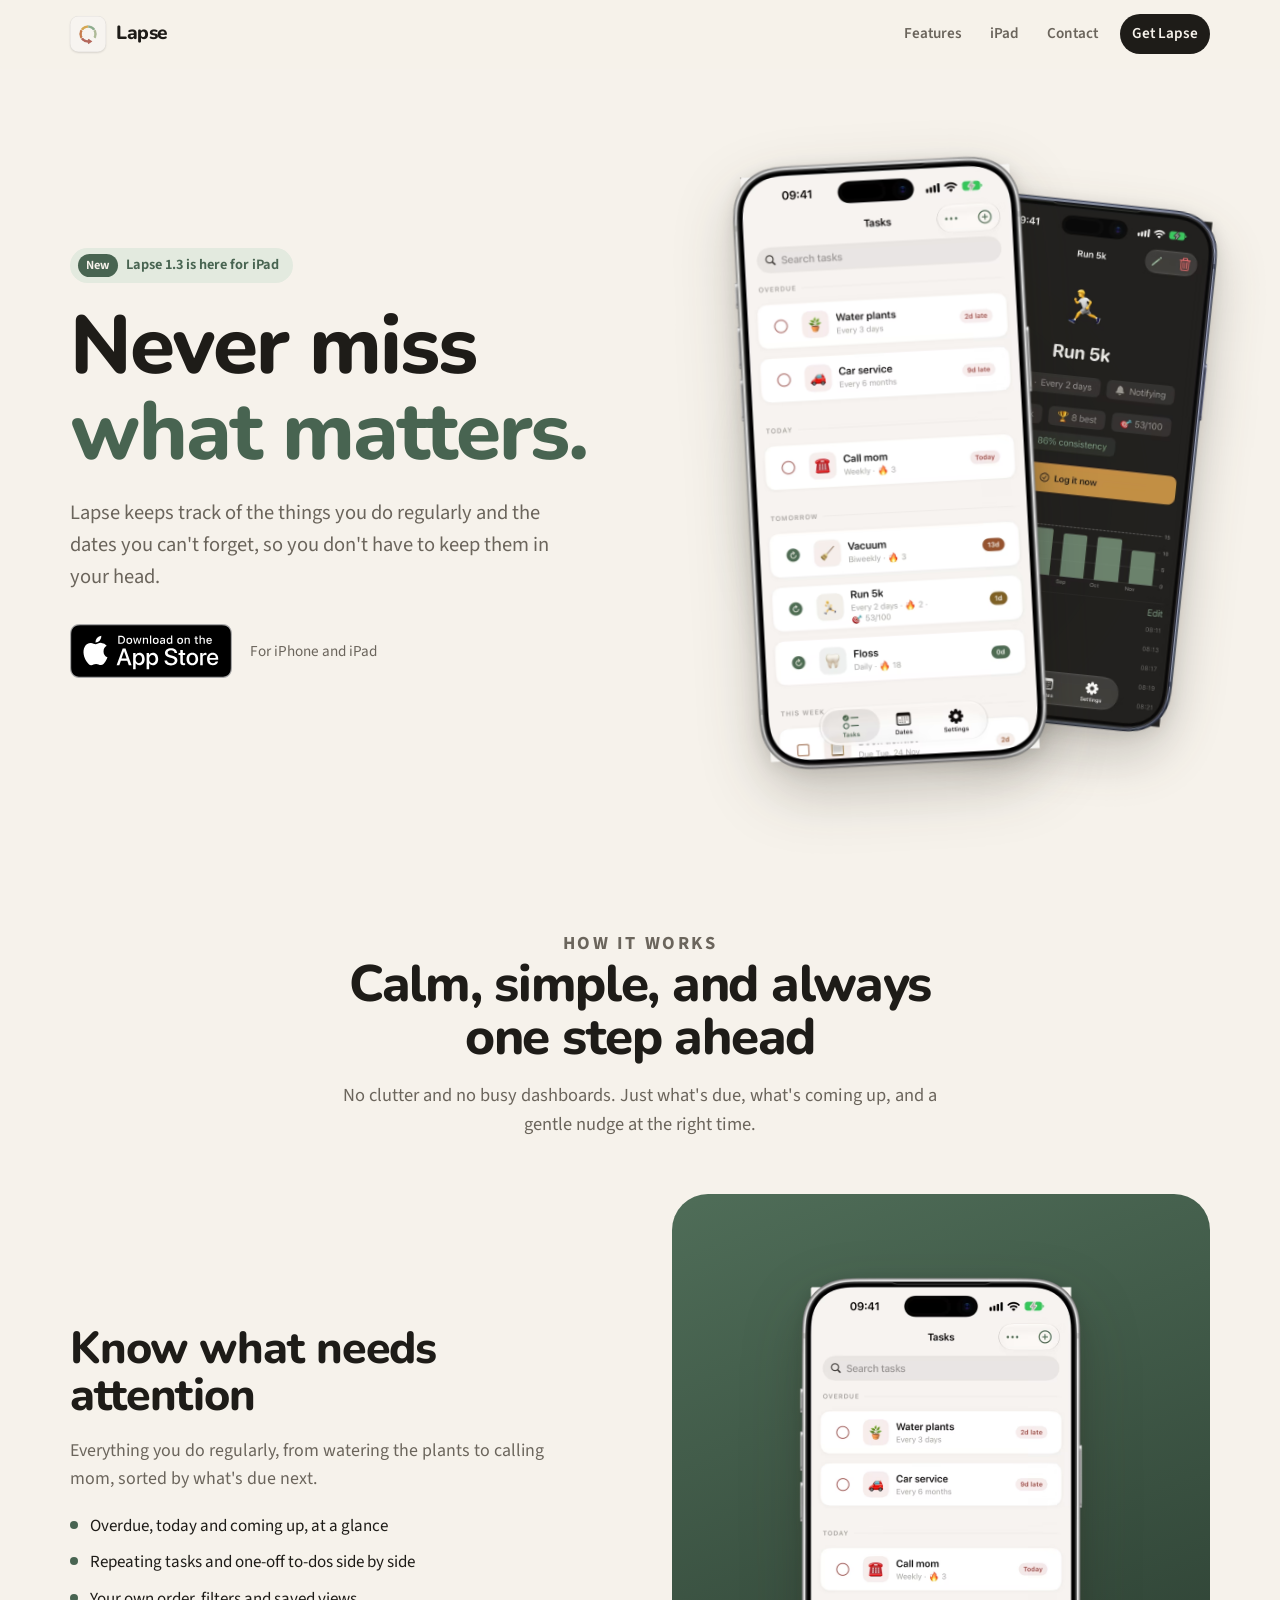
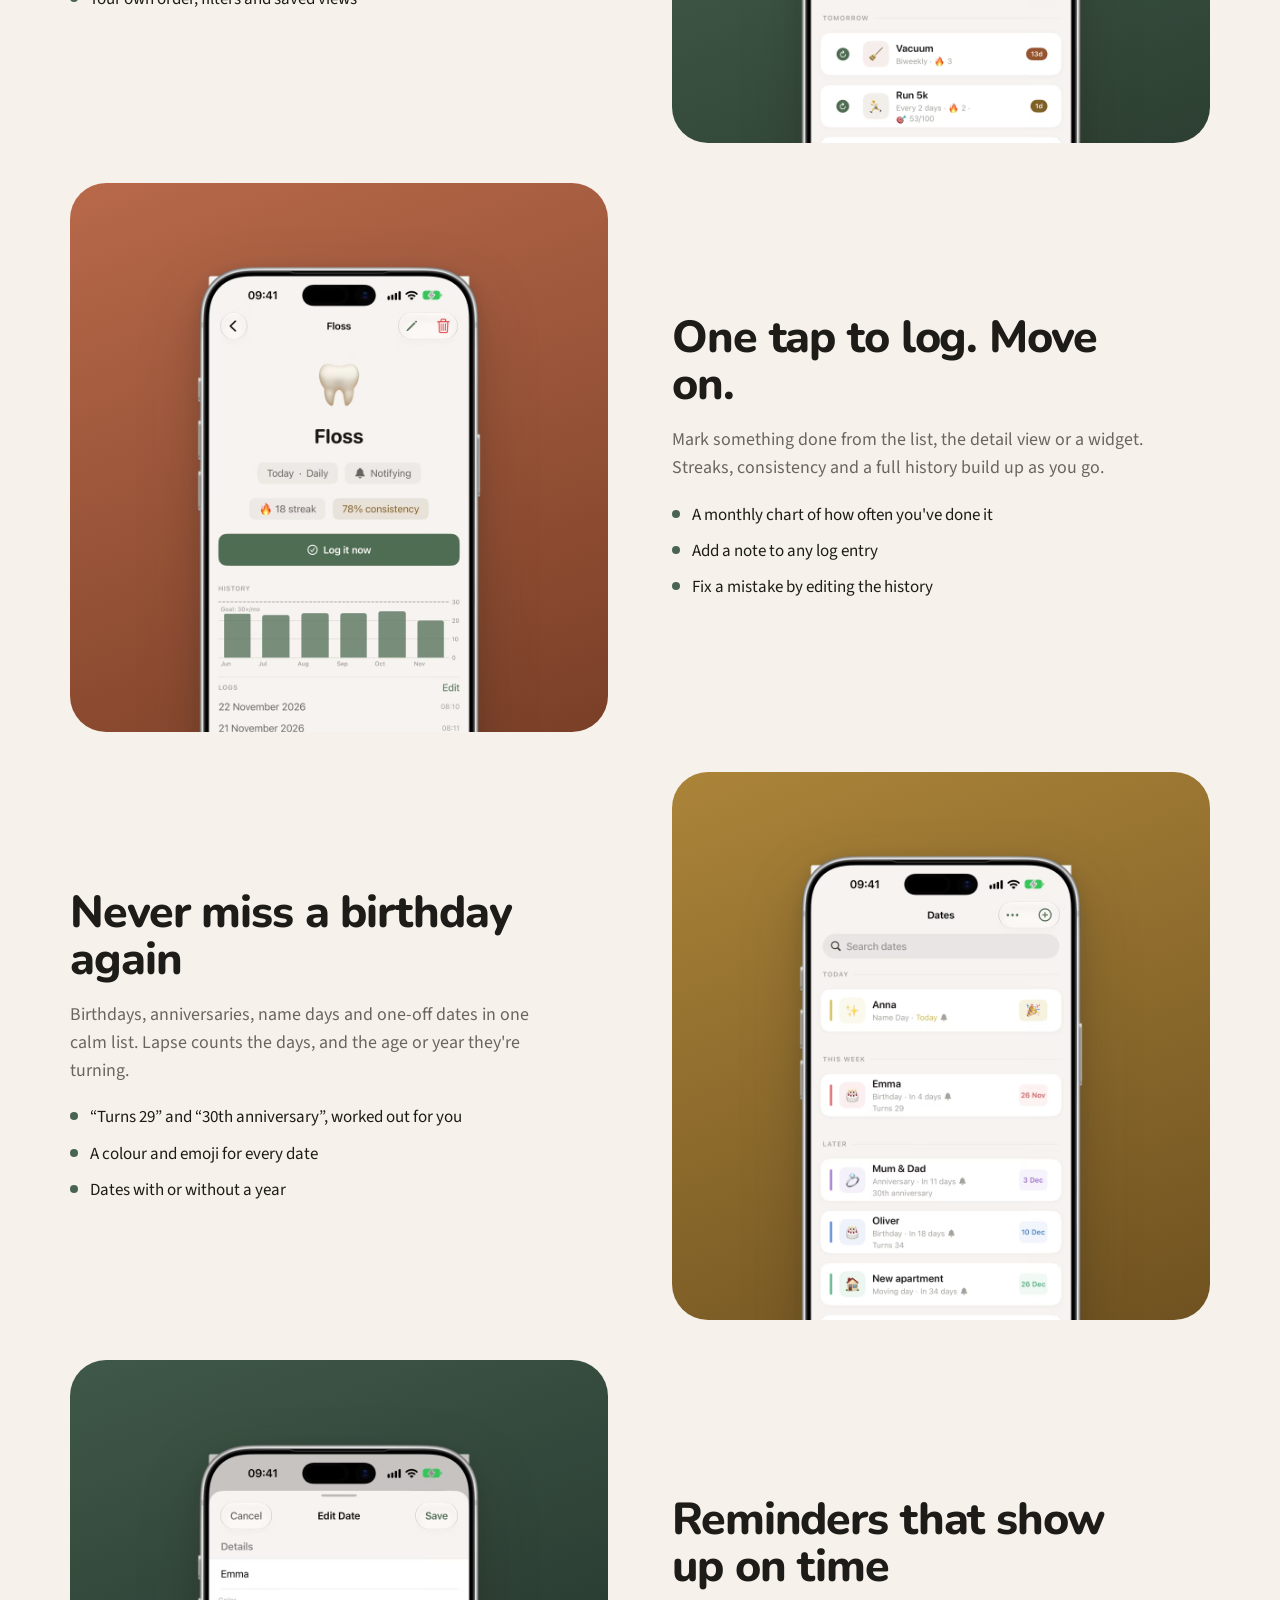
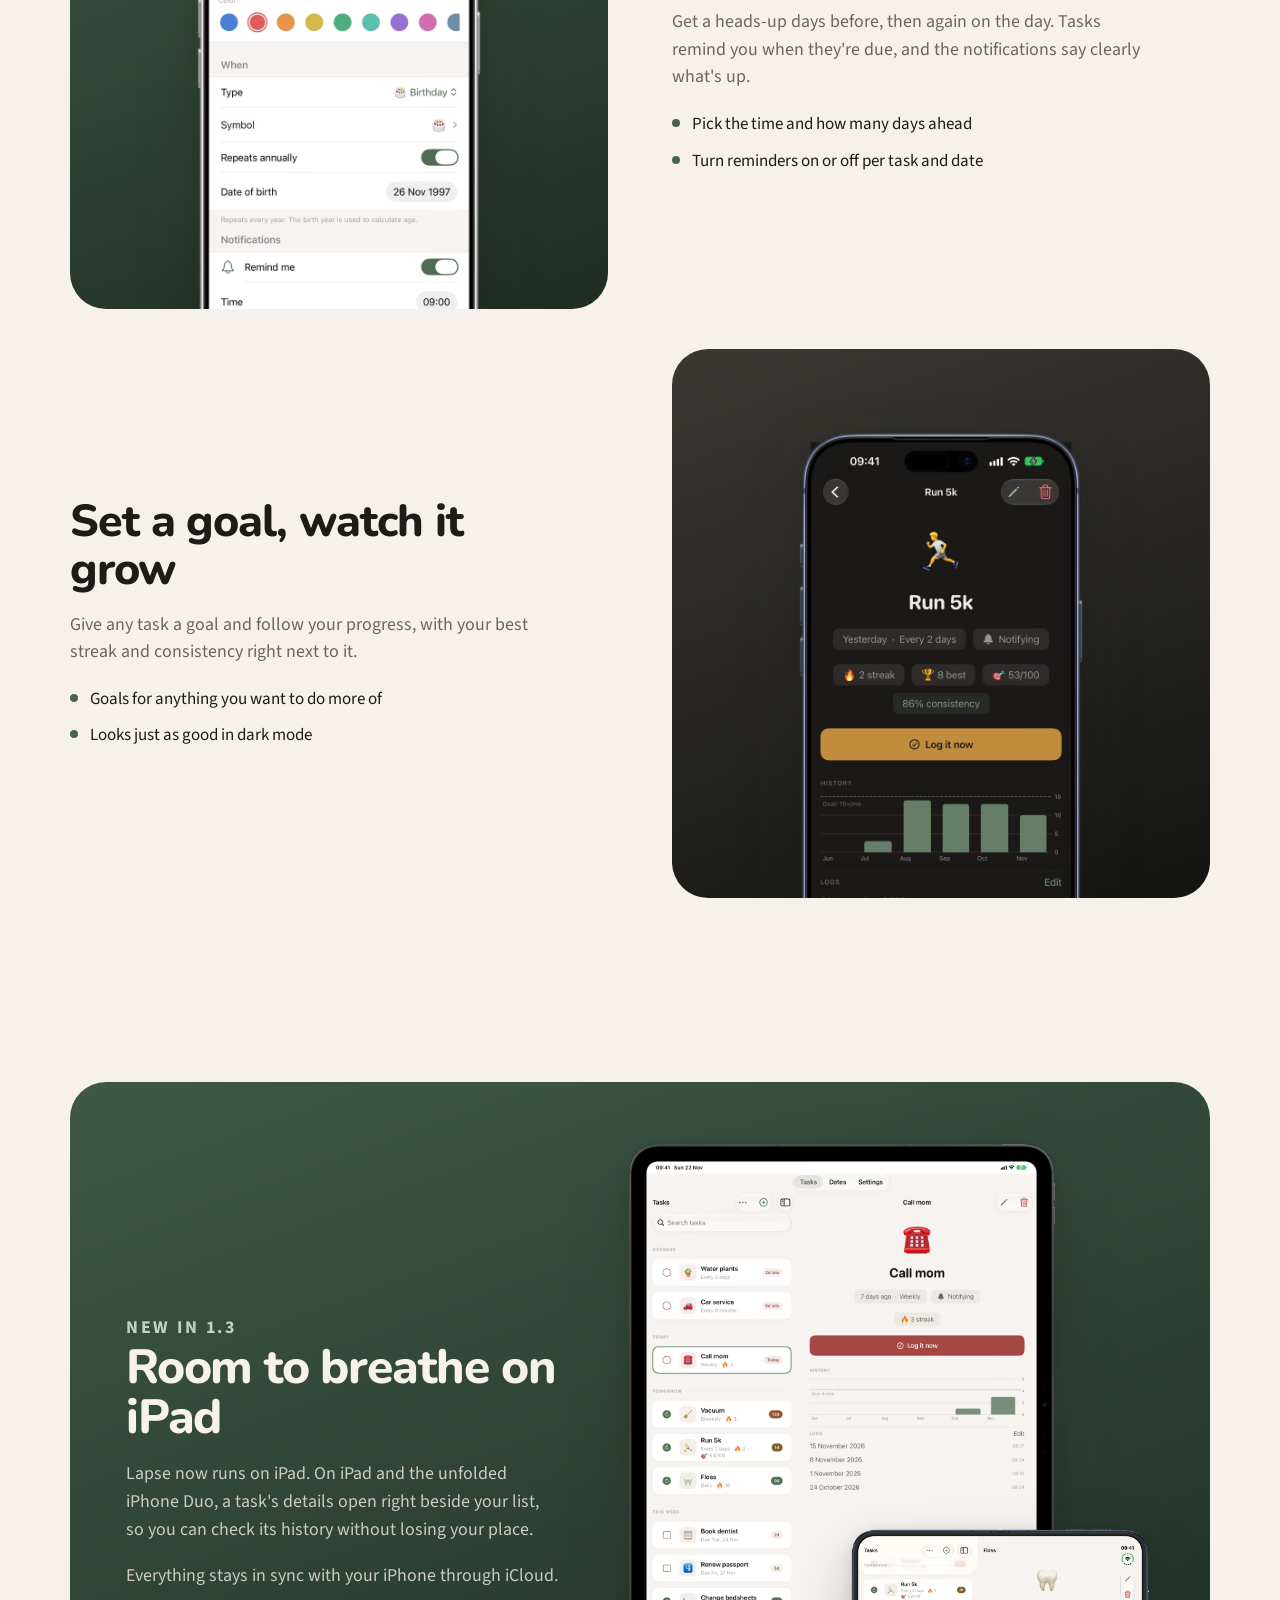
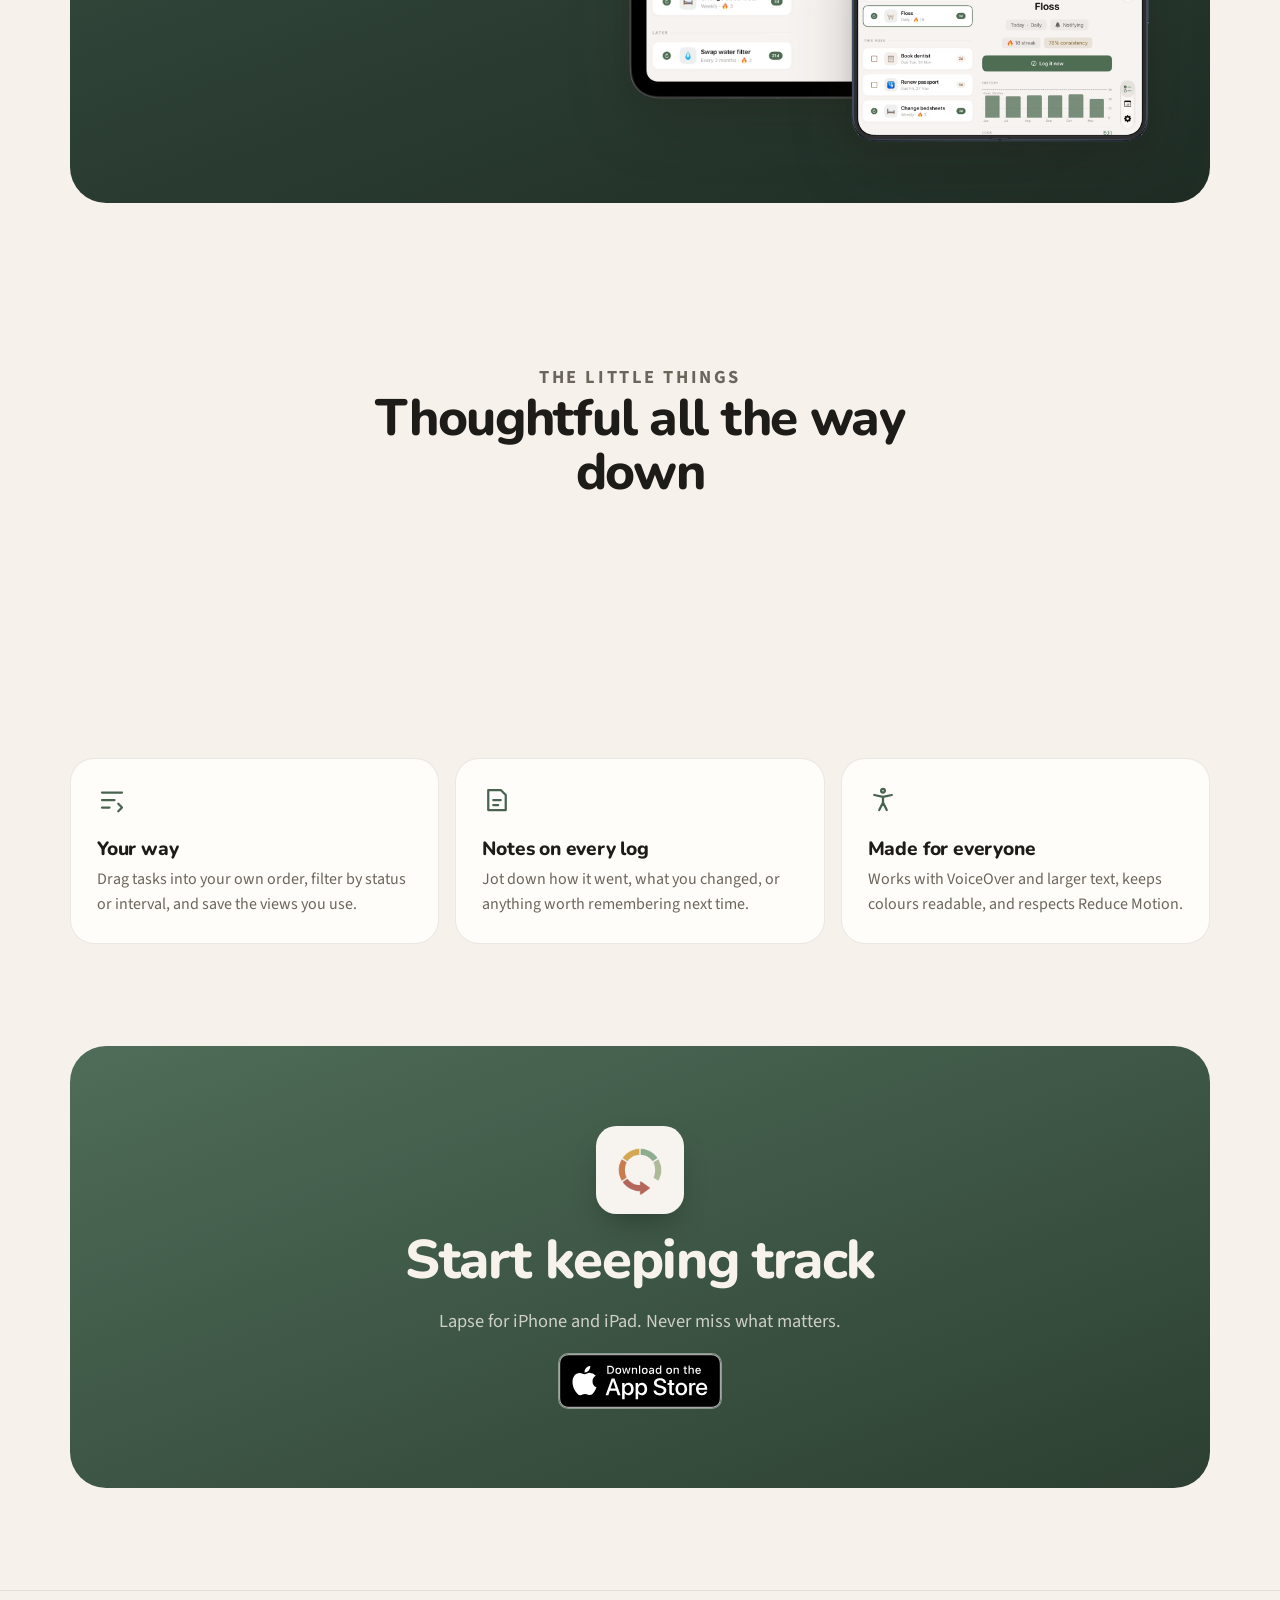
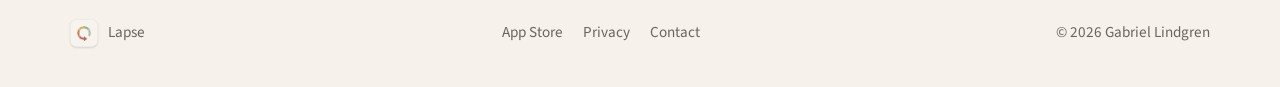
<file: index.html>
<!doctype html>
<html lang="en">
<head>
  <meta charset="utf-8">
  <meta name="viewport" content="width=device-width, initial-scale=1">
  <title>Lapse – Never miss what matters</title>
  <meta name="description" content="Lapse keeps track of the things you do regularly and the dates you can't forget. One tap to log, reminders that show up on time, on iPhone and iPad.">
  <meta name="theme-color" content="#f6f2eb" media="(prefers-color-scheme: light)">
  <meta name="theme-color" content="#141412" media="(prefers-color-scheme: dark)">
  <meta name="apple-itunes-app" content="app-id=6761615657">
  <meta property="og:type" content="website">
  <meta property="og:url" content="https://lapse.se/">
  <meta property="og:title" content="Lapse – Never miss what matters">
  <meta property="og:description" content="Recurring tasks and important dates, sorted by what needs attention next. For iPhone and iPad.">
  <meta property="og:image" content="https://lapse.se/images/og.jpg">
  <meta name="twitter:card" content="summary_large_image">
  <link rel="icon" type="image/png" href="images/branding/favicon-32x32.png">
  <link rel="preconnect" href="https://fonts.googleapis.com">
  <link rel="preconnect" href="https://fonts.gstatic.com" crossorigin>
  <link href="https://fonts.googleapis.com/css2?family=Nunito:wght@700;800&family=Source+Sans+3:wght@400;600;700&display=swap" rel="stylesheet">
  <link rel="stylesheet" href="styles.css">
  <script>document.documentElement.classList.add("js");</script>
</head>
<body>
  <a class="skip-link" href="#main">Skip to content</a>

  <header class="site-header">
    <div class="wrap">
      <a class="brand" href="index.html" aria-label="Lapse home">
        <span class="app-icon"><img src="images/branding/logo-transparent.png" alt=""></span>
        Lapse
      </a>
      <nav class="site-nav" aria-label="Primary">
        <a href="#features">Features</a>
        <a href="#ipad">iPad</a>
        <a href="contact.html">Contact</a>
        <a class="nav-cta" href="https://apps.apple.com/app/id6761615657">Get Lapse</a>
      </nav>
    </div>
  </header>

  <main id="main">
    <section class="hero">
      <div class="wrap">
        <div class="hero-copy">
          <a class="pill" href="#ipad"><span>New</span> Lapse 1.3 is here for iPad</a>
          <h1>Never miss <em>what matters.</em></h1>
          <p class="lead">
            Lapse keeps track of the things you do regularly and the dates you can't forget,
            so you don't have to keep them in your head.
          </p>
          <div class="cta-row">
            <a class="store-badge" href="https://apps.apple.com/app/id6761615657">
              <img src="images/branding/Download_on_the_App_Store_Badge_US-UK_RGB_blk_092917.svg" alt="Download on the App Store">
            </a>
            <span class="cta-note">For iPhone and iPad</span>
          </div>
        </div>

        <div class="hero-visual" aria-hidden="true">
          <div class="hero-glow"></div>
          <picture class="phone back"><source srcset="images/app/dark.avif" type="image/avif"><img src="images/app/dark.png" alt="" width="640" height="1306"></picture>
          <picture class="phone front"><source srcset="images/app/tasks.avif" type="image/avif"><img src="images/app/tasks.png" alt="" width="640" height="1306"></picture>
        </div>
      </div>
    </section>

    <section class="features" id="features" aria-labelledby="features-title">
      <div class="wrap">
        <div class="section-head reveal">
          <p class="eyebrow">How it works</p>
          <h2 id="features-title">Calm, simple, and always one step ahead</h2>
          <p>No clutter and no busy dashboards. Just what's due, what's coming up, and a gentle nudge at the right time.</p>
        </div>

        <article class="feature reveal">
          <div class="feature-art theme-sage">
            <picture class="phone"><source srcset="images/app/tasks.avif" type="image/avif"><img src="images/app/tasks.png" alt="The Tasks list, grouped into Overdue, Today and Tomorrow." width="640" height="1306" loading="lazy"></picture>
          </div>
          <div class="feature-copy">
            <h3>Know what needs attention</h3>
            <p>Everything you do regularly, from watering the plants to calling mom, sorted by what's due next.</p>
            <ul>
              <li>Overdue, today and coming up, at a glance</li>
              <li>Repeating tasks and one-off to-dos side by side</li>
              <li>Your own order, filters and saved views</li>
            </ul>
          </div>
        </article>

        <article class="feature reveal">
          <div class="feature-art theme-terracotta">
            <picture class="phone"><source srcset="images/app/detail.avif" type="image/avif"><img src="images/app/detail.png" alt="A task's detail view with streak, consistency and a monthly history chart." width="640" height="1306" loading="lazy"></picture>
          </div>
          <div class="feature-copy">
            <h3>One tap to log. Move on.</h3>
            <p>Mark something done from the list, the detail view or a widget. Streaks, consistency and a full history build up as you go.</p>
            <ul>
              <li>A monthly chart of how often you've done it</li>
              <li>Add a note to any log entry</li>
              <li>Fix a mistake by editing the history</li>
            </ul>
          </div>
        </article>

        <article class="feature reveal">
          <div class="feature-art theme-ochre">
            <picture class="phone"><source srcset="images/app/dates.avif" type="image/avif"><img src="images/app/dates.png" alt="The Dates list with a name day today, a birthday this week and an anniversary later." width="640" height="1306" loading="lazy"></picture>
          </div>
          <div class="feature-copy">
            <h3>Never miss a birthday again</h3>
            <p>Birthdays, anniversaries, name days and one-off dates in one calm list. Lapse counts the days, and the age or year they're turning.</p>
            <ul>
              <li>“Turns 29” and “30th anniversary”, worked out for you</li>
              <li>A colour and emoji for every date</li>
              <li>Dates with or without a year</li>
            </ul>
          </div>
        </article>

        <article class="feature reveal">
          <div class="feature-art theme-forest">
            <picture class="phone"><source srcset="images/app/reminders.avif" type="image/avif"><img src="images/app/reminders.png" alt="Editing a birthday's notifications: remind at 09:00 and seven days before." width="640" height="1306" loading="lazy"></picture>
          </div>
          <div class="feature-copy">
            <h3>Reminders that show up on time</h3>
            <p>Get a heads-up days before, then again on the day. Tasks remind you when they're due, and the notifications say clearly what's up.</p>
            <ul>
              <li>Pick the time and how many days ahead</li>
              <li>Turn reminders on or off per task and date</li>
            </ul>
          </div>
        </article>

        <article class="feature reveal">
          <div class="feature-art theme-charcoal">
            <picture class="phone"><source srcset="images/app/dark.avif" type="image/avif"><img src="images/app/dark.png" alt="A running task in dark mode with a goal of 53 out of 100 and 86% consistency." width="640" height="1306" loading="lazy"></picture>
          </div>
          <div class="feature-copy">
            <h3>Set a goal, watch it grow</h3>
            <p>Give any task a goal and follow your progress, with your best streak and consistency right next to it.</p>
            <ul>
              <li>Goals for anything you want to do more of</li>
              <li>Looks just as good in dark mode</li>
            </ul>
          </div>
        </article>
      </div>
    </section>

    <section class="big-screens" id="ipad" aria-labelledby="ipad-title">
      <div class="wrap">
        <div class="big-screens-card reveal">
          <div>
            <p class="eyebrow">New in 1.3</p>
            <h2 id="ipad-title">Room to breathe on iPad</h2>
            <p>Lapse now runs on iPad. On iPad and the unfolded iPhone Duo, a task's details open right beside your list, so you can check its history without losing your place.</p>
            <p>Everything stays in sync with your iPhone through iCloud.</p>
          </div>
          <div class="devices">
            <picture class="tablet"><source srcset="images/app/ipad.avif" type="image/avif"><img src="images/app/ipad.png" alt="Lapse on iPad with the task list on the left and Call mom's details on the right." width="1196" height="1560" loading="lazy"></picture>
            <picture class="duo"><source srcset="images/app/duo.avif" type="image/avif"><img src="images/app/duo.png" alt="Lapse on an unfolded iPhone Duo showing Floss beside the task list." width="1000" height="726" loading="lazy"></picture>
          </div>
        </div>
      </div>
    </section>

    <section class="details" aria-labelledby="details-title">
      <div class="wrap">
        <div class="section-head reveal">
          <p class="eyebrow">The little things</p>
          <h2 id="details-title">Thoughtful all the way down</h2>
        </div>
        <div class="detail-grid">
          <div class="detail reveal">
            <svg viewBox="0 0 24 24" fill="none" stroke="currentColor" stroke-width="1.8" stroke-linecap="round" stroke-linejoin="round" aria-hidden="true"><rect x="3" y="3" width="7.5" height="7.5" rx="2"/><rect x="13.5" y="3" width="7.5" height="7.5" rx="2"/><rect x="3" y="13.5" width="18" height="7.5" rx="2"/></svg>
            <h3>Interactive widgets</h3>
            <p>Log tasks straight from the Home Screen. Widgets follow dark mode and tinted styles.</p>
          </div>
          <div class="detail reveal">
            <svg viewBox="0 0 24 24" fill="none" stroke="currentColor" stroke-width="1.8" stroke-linecap="round" stroke-linejoin="round" aria-hidden="true"><path d="M7 18a4.5 4.5 0 0 1-.6-8.96A6 6 0 0 1 18 9.5a4 4 0 0 1-.5 8.5Z"/></svg>
            <h3>iCloud sync</h3>
            <p>Your tasks and dates follow you across your iPhone and iPad, with no account to create.</p>
          </div>
          <div class="detail reveal">
            <svg viewBox="0 0 24 24" fill="none" stroke="currentColor" stroke-width="1.8" stroke-linecap="round" stroke-linejoin="round" aria-hidden="true"><path d="M12 3 5 6v5c0 4.5 3 8.2 7 10 4-1.8 7-5.5 7-10V6Z"/><path d="m9 12 2 2 4-4"/></svg>
            <h3>Private by default</h3>
            <p>No ads and no third-party analytics. Your data stays on your devices and in your iCloud.</p>
          </div>
          <div class="detail reveal">
            <svg viewBox="0 0 24 24" fill="none" stroke="currentColor" stroke-width="1.8" stroke-linecap="round" stroke-linejoin="round" aria-hidden="true"><path d="M4 6h16M4 12h10M4 18h6"/><path d="m17 15 3 3-3 3"/></svg>
            <h3>Your way</h3>
            <p>Drag tasks into your own order, filter by status or interval, and save the views you use.</p>
          </div>
          <div class="detail reveal">
            <svg viewBox="0 0 24 24" fill="none" stroke="currentColor" stroke-width="1.8" stroke-linecap="round" stroke-linejoin="round" aria-hidden="true"><path d="M5 4h10l4 4v12H5Z"/><path d="M9 12h6M9 16h4"/></svg>
            <h3>Notes on every log</h3>
            <p>Jot down how it went, what you changed, or anything worth remembering next time.</p>
          </div>
          <div class="detail reveal">
            <svg viewBox="0 0 24 24" fill="none" stroke="currentColor" stroke-width="1.8" stroke-linecap="round" stroke-linejoin="round" aria-hidden="true"><circle cx="12" cy="4.5" r="1.5"/><path d="M5 8l7 1.5L19 8M12 9.5V14m0 0-3 6m3-6 3 6"/></svg>
            <h3>Made for everyone</h3>
            <p>Works with VoiceOver and larger text, keeps colours readable, and respects Reduce Motion.</p>
          </div>
        </div>
      </div>
    </section>

    <section class="closing">
      <div class="wrap">
        <div class="closing-card reveal">
          <span class="app-icon large"><img src="images/branding/logo-transparent.png" alt=""></span>
          <h2>Start keeping track</h2>
          <p>Lapse for iPhone and iPad. Never miss what matters.</p>
          <a class="store-badge" href="https://apps.apple.com/app/id6761615657">
            <img src="images/branding/Download_on_the_App_Store_Badge_US-UK_RGB_blk_092917.svg" alt="Download on the App Store">
          </a>
        </div>
      </div>
    </section>
  </main>

  <footer class="site-footer">
    <div class="wrap">
      <span class="footer-brand"><span class="app-icon"><img src="images/branding/logo-transparent.png" alt=""></span> Lapse</span>
      <nav class="footer-links" aria-label="Footer">
        <a href="https://apps.apple.com/app/id6761615657">App Store</a>
        <a href="privacy.html">Privacy</a>
        <a href="contact.html">Contact</a>
      </nav>
      <p>&copy; 2026 Gabriel Lindgren</p>
    </div>
  </footer>

  <script src="site.js" defer></script>
</body>
</html>
</file>
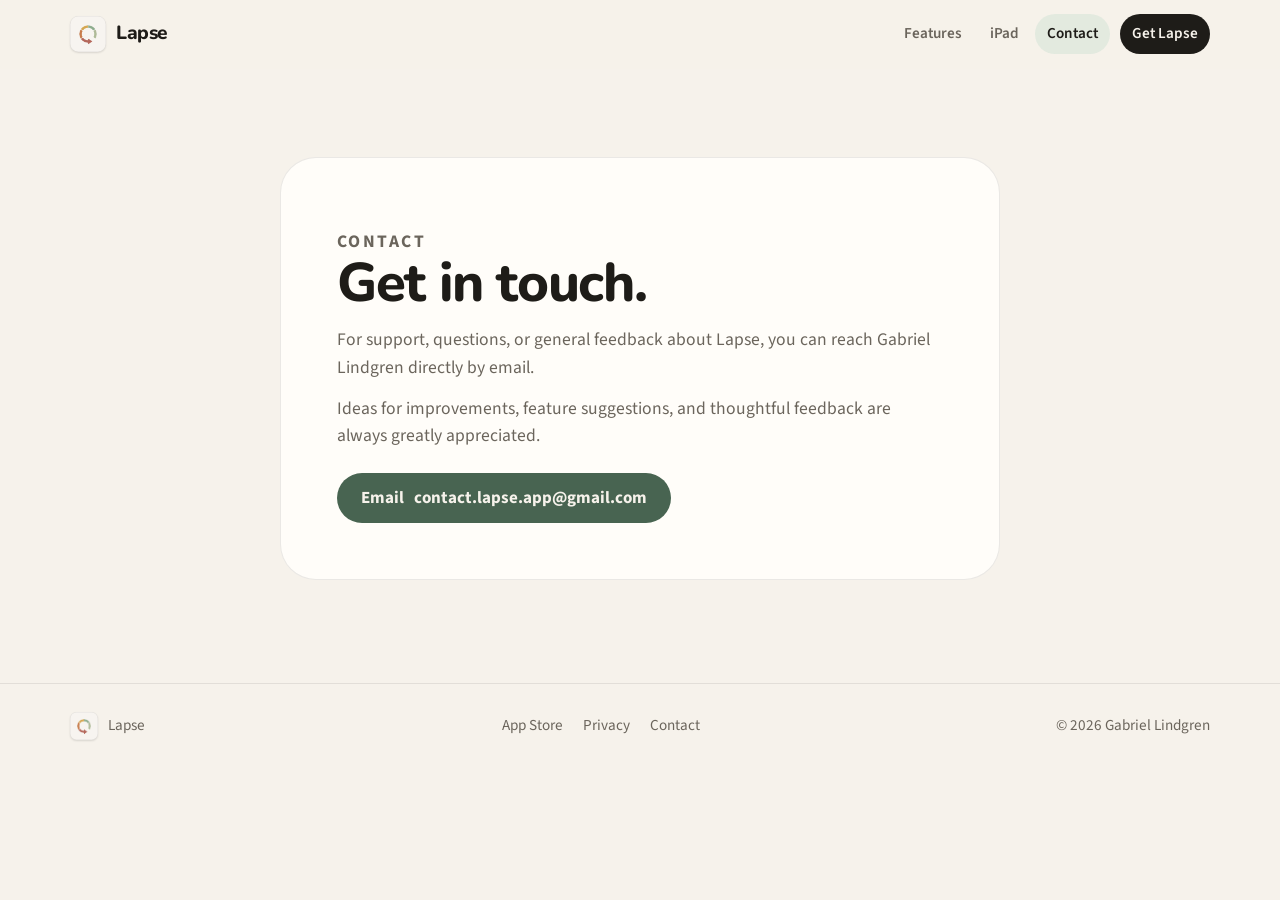
<file: contact.html>
<!doctype html>
<html lang="en">
<head>
  <meta charset="utf-8">
  <meta name="viewport" content="width=device-width, initial-scale=1">
  <title>Contact – Lapse</title>
  <meta name="description" content="Get in touch about Lapse: support, questions and feedback.">
  <meta name="theme-color" content="#f6f2eb" media="(prefers-color-scheme: light)">
  <meta name="theme-color" content="#141412" media="(prefers-color-scheme: dark)">
  <link rel="icon" type="image/png" href="images/branding/favicon-32x32.png">
  <link rel="preconnect" href="https://fonts.googleapis.com">
  <link rel="preconnect" href="https://fonts.gstatic.com" crossorigin>
  <link href="https://fonts.googleapis.com/css2?family=Nunito:wght@700;800&family=Source+Sans+3:wght@400;600;700&display=swap" rel="stylesheet">
  <link rel="stylesheet" href="styles.css">
</head>
<body>
  <a class="skip-link" href="#main">Skip to content</a>

  <header class="site-header">
    <div class="wrap">
      <a class="brand" href="index.html" aria-label="Lapse home">
        <span class="app-icon"><img src="images/branding/logo-transparent.png" alt=""></span>
        Lapse
      </a>
      <nav class="site-nav" aria-label="Primary">
        <a href="index.html#features">Features</a>
        <a href="index.html#ipad">iPad</a>
        <a href="contact.html" aria-current="page">Contact</a>
        <a class="nav-cta" href="https://apps.apple.com/app/id6761615657">Get Lapse</a>
      </nav>
    </div>
  </header>

  <main id="main" class="page">
    <div class="wrap">
      <article class="page-card">
        <p class="eyebrow">Contact</p>
        <h1>Get in touch.</h1>
        <p>
          For support, questions, or general feedback about Lapse, you can reach Gabriel Lindgren
          directly by email.
        </p>
        <p>
          Ideas for improvements, feature suggestions, and thoughtful feedback are always greatly
          appreciated.
        </p>
        <a class="button" href="mailto:contact.lapse.app@gmail.com"><span class="button-prefix">Email </span>contact.lapse.app@gmail.com</a>
      </article>
    </div>
  </main>

  <footer class="site-footer">
    <div class="wrap">
      <span class="footer-brand"><span class="app-icon"><img src="images/branding/logo-transparent.png" alt=""></span> Lapse</span>
      <nav class="footer-links" aria-label="Footer">
        <a href="https://apps.apple.com/app/id6761615657">App Store</a>
        <a href="privacy.html">Privacy</a>
        <a href="contact.html">Contact</a>
      </nav>
      <p>&copy; 2026 Gabriel Lindgren</p>
    </div>
  </footer>
  <script src="site.js" defer></script>
</body>
</html>
</file>
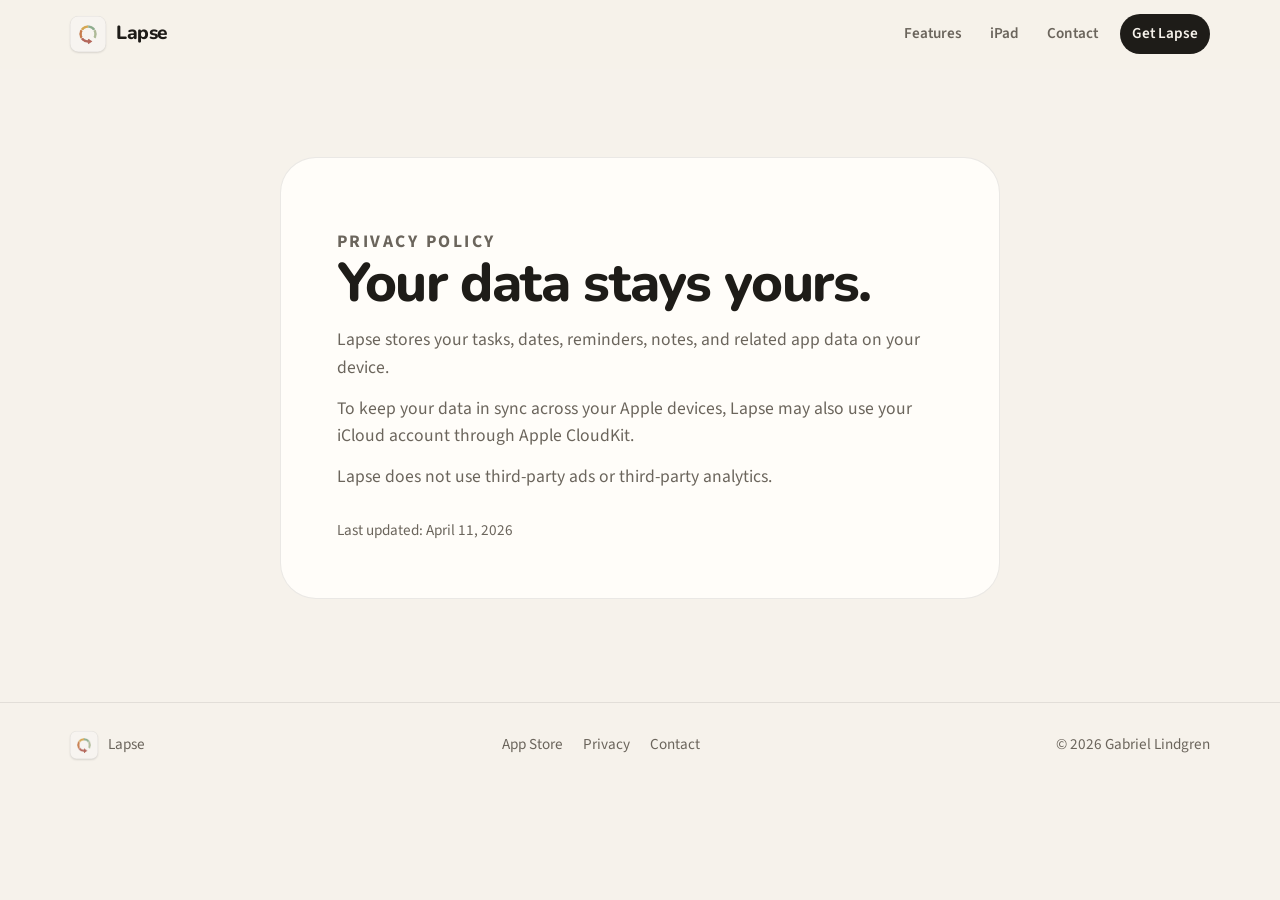
<file: privacy.html>
<!doctype html>
<html lang="en">
<head>
  <meta charset="utf-8">
  <meta name="viewport" content="width=device-width, initial-scale=1">
  <title>Privacy – Lapse</title>
  <meta name="description" content="Privacy policy for Lapse.">
  <meta name="theme-color" content="#f6f2eb" media="(prefers-color-scheme: light)">
  <meta name="theme-color" content="#141412" media="(prefers-color-scheme: dark)">
  <link rel="icon" type="image/png" href="images/branding/favicon-32x32.png">
  <link rel="preconnect" href="https://fonts.googleapis.com">
  <link rel="preconnect" href="https://fonts.gstatic.com" crossorigin>
  <link href="https://fonts.googleapis.com/css2?family=Nunito:wght@700;800&family=Source+Sans+3:wght@400;600;700&display=swap" rel="stylesheet">
  <link rel="stylesheet" href="styles.css">
</head>
<body>
  <a class="skip-link" href="#main">Skip to content</a>

  <header class="site-header">
    <div class="wrap">
      <a class="brand" href="index.html" aria-label="Lapse home">
        <span class="app-icon"><img src="images/branding/logo-transparent.png" alt=""></span>
        Lapse
      </a>
      <nav class="site-nav" aria-label="Primary">
        <a href="index.html#features">Features</a>
        <a href="index.html#ipad">iPad</a>
        <a href="contact.html">Contact</a>
        <a class="nav-cta" href="https://apps.apple.com/app/id6761615657">Get Lapse</a>
      </nav>
    </div>
  </header>

  <main id="main" class="page">
    <div class="wrap">
      <article class="page-card">
        <p class="eyebrow">Privacy Policy</p>
        <h1>Your data stays yours.</h1>
        <p>
          Lapse stores your tasks, dates, reminders, notes, and related app data on your device.
        </p>
        <p>
          To keep your data in sync across your Apple devices, Lapse may also use your iCloud
          account through Apple CloudKit.
        </p>
        <p>
          Lapse does not use third-party ads or third-party analytics.
        </p>
        <p class="note">Last updated: April 11, 2026</p>
      </article>
    </div>
  </main>

  <footer class="site-footer">
    <div class="wrap">
      <span class="footer-brand"><span class="app-icon"><img src="images/branding/logo-transparent.png" alt=""></span> Lapse</span>
      <nav class="footer-links" aria-label="Footer">
        <a href="https://apps.apple.com/app/id6761615657">App Store</a>
        <a href="privacy.html" aria-current="page">Privacy</a>
        <a href="contact.html">Contact</a>
      </nav>
      <p>&copy; 2026 Gabriel Lindgren</p>
    </div>
  </footer>
  <script src="site.js" defer></script>
</body>
</html>
</file>
<file: styles.css>
/* Lapse website. Colours follow the app: warm cream surfaces, sage accent, earthy slide themes. */
:root {
  --bg: #f6f2eb;
  --bg-raised: #fffdf9;
  --ink: #1e1c18;
  --muted: #6b655c;
  --line: rgba(30, 28, 24, 0.09);
  --sage: #486451;
  --sage-deep: #2c3f32;
  --sage-soft: #e3eadf;
  --on-dark: #f7f2ea;
  --on-dark-muted: rgba(247, 242, 234, 0.78);
  --theme-sage: linear-gradient(160deg, #4f6d58, #2c3f32);
  --theme-terracotta: linear-gradient(160deg, #b8694a, #7a3f27);
  --theme-ochre: linear-gradient(160deg, #ab8439, #6f5220);
  --theme-forest: linear-gradient(160deg, #3f5849, #1e2c24);
  --theme-charcoal: linear-gradient(160deg, #3a3833, #141412);
  --radius-lg: 36px;
  --radius-md: 24px;
  --shadow: 0 30px 60px -20px rgba(36, 30, 20, 0.28);
  --font-display: ui-rounded, "SF Pro Rounded", "Nunito", system-ui, sans-serif;
  --font-body: -apple-system, BlinkMacSystemFont, "Source Sans 3", "Segoe UI", system-ui, sans-serif;
  color-scheme: light dark;
}

@media (prefers-color-scheme: dark) {
  :root {
    --bg: #141412;
    --bg-raised: #1f1e1b;
    --ink: #f4f0e8;
    --muted: #aaa397;
    --line: rgba(244, 240, 232, 0.1);
    --sage: #9cbca3;
    --sage-soft: #24302a;
    --shadow: 0 30px 60px -20px rgba(0, 0, 0, 0.6);
  }
}

*, *::before, *::after { box-sizing: border-box; }

html { scroll-behavior: smooth; -webkit-text-size-adjust: 100%; }

body {
  margin: 0;
  background: var(--bg);
  color: var(--ink);
  font-family: var(--font-body);
  font-size: 1.0625rem;
  line-height: 1.55;
  -webkit-font-smoothing: antialiased;
}

img { display: block; max-width: 100%; height: auto; }
a { color: inherit; }

.wrap { width: min(1140px, 100% - 40px); margin-inline: auto; }

h1, h2, h3 {
  margin: 0;
  font-family: var(--font-display);
  font-weight: 800;
  letter-spacing: -0.025em;
  line-height: 1.05;
}

.skip-link {
  position: absolute; left: 12px; top: -60px; z-index: 20;
  padding: 10px 16px; border-radius: 999px; background: var(--ink); color: var(--bg);
}
.skip-link:focus { top: 12px; }

:focus-visible { outline: 3px solid var(--sage); outline-offset: 3px; border-radius: 8px; }

/* Header */
.site-header {
  position: sticky; top: 0; z-index: 10;
  background: color-mix(in srgb, var(--bg) 82%, transparent);
  backdrop-filter: saturate(160%) blur(16px);
  -webkit-backdrop-filter: saturate(160%) blur(16px);
  border-bottom: 1px solid transparent;
  transition: border-color 200ms ease;
}
.site-header.is-scrolled { border-bottom-color: var(--line); }
.site-header .wrap { display: flex; align-items: center; justify-content: space-between; gap: 16px; height: 68px; }

.brand {
  display: inline-flex; align-items: center; gap: 10px;
  font-family: var(--font-display); font-weight: 800; font-size: 1.2rem; letter-spacing: -0.02em;
  text-decoration: none;
}

.app-icon {
  display: grid; place-items: center; flex: none;
  width: 36px; aspect-ratio: 1; border-radius: 23%;
  background: #f7f4f0; box-shadow: 0 1px 2px rgba(0, 0, 0, 0.12), inset 0 0 0 0.5px rgba(0, 0, 0, 0.08);
}
.app-icon img { width: 100%; }
.app-icon.large { width: 88px; box-shadow: 0 14px 30px -10px rgba(0, 0, 0, 0.35); }

.site-nav { display: flex; align-items: center; gap: 4px; }
.site-nav a {
  padding: 8px 12px; border-radius: 999px;
  color: var(--muted); font-weight: 600; font-size: 0.95rem; text-decoration: none;
}
.site-nav a:hover, .site-nav a[aria-current="page"] { color: var(--ink); background: var(--sage-soft); }
.site-nav .nav-cta { margin-left: 6px; background: var(--ink); color: var(--bg); }
.site-nav .nav-cta:hover { background: var(--ink); color: var(--bg); opacity: 0.88; }

/* Hero */
.hero { padding: clamp(36px, 7vw, 88px) 0 clamp(48px, 8vw, 96px); overflow: hidden; }
.hero .wrap { display: grid; grid-template-columns: 1.05fr 1fr; align-items: center; gap: clamp(32px, 5vw, 64px); }

.pill {
  display: inline-flex; align-items: center; gap: 8px;
  padding: 6px 14px 6px 8px; border-radius: 999px;
  background: var(--sage-soft); color: var(--sage);
  font-size: 0.9rem; font-weight: 650; text-decoration: none;
}
.pill span { padding: 2px 8px; border-radius: 999px; background: var(--sage); color: var(--bg); font-size: 0.78rem; }

.hero h1 { margin-top: 20px; font-size: clamp(2.8rem, 6.4vw, 5.2rem); }
.hero h1 em { font-style: normal; color: var(--sage); }
.lead { margin: 22px 0 0; max-width: 32rem; color: var(--muted); font-size: clamp(1.12rem, 1.6vw, 1.3rem); }

.cta-row { display: flex; flex-wrap: wrap; align-items: center; gap: 14px 18px; margin-top: 32px; }
.store-badge img { height: 54px; width: auto; }
.cta-note { color: var(--muted); font-size: 0.95rem; }

@media (prefers-color-scheme: dark) {
  .store-badge img { box-shadow: 0 0 0 1px rgba(255, 255, 255, 0.35); border-radius: 9px; }
}

.hero-visual { position: relative; display: flex; justify-content: center; min-height: 520px; }
.hero-visual .phone { width: min(300px, 62%); }
.hero-visual .phone.back {
  position: absolute; top: 40px; right: 2%; width: min(260px, 52%);
  transform: rotate(6deg); opacity: 0.96;
}
.hero-visual .phone.front { position: relative; margin-right: 22%; transform: rotate(-3deg); }
.hero-glow {
  position: absolute; inset: 10% 5% 0; z-index: -1; border-radius: 50%;
  background: radial-gradient(closest-side, color-mix(in srgb, var(--sage) 28%, transparent), transparent);
  filter: blur(10px);
}

/* Device images: Apple's official bezels with the screenshots inside */
.phone, .tablet, .duo { display: block; }
.phone img, .tablet img, .duo img {
  display: block; width: 100%; height: auto;
  filter: drop-shadow(0 24px 30px rgba(36, 32, 24, 0.22)) drop-shadow(0 4px 8px rgba(36, 32, 24, 0.12));
}

/* Feature sections */
.section-head { max-width: 40rem; margin: 0 auto clamp(32px, 5vw, 56px); text-align: center; }
.section-head h2 { font-size: clamp(2rem, 4.4vw, 3.2rem); }
.section-head p { margin: 16px 0 0; color: var(--muted); font-size: 1.15rem; }
.eyebrow { margin: 0 0 12px; color: var(--sage); font-size: 0.82rem; font-weight: 700; letter-spacing: 0.14em; text-transform: uppercase; }

.features { padding: clamp(24px, 4vw, 48px) 0; }
.feature {
  display: grid; grid-template-columns: 1fr 1fr; align-items: center; gap: clamp(28px, 5vw, 72px);
  margin-bottom: clamp(28px, 4vw, 40px);
}
.feature:nth-child(even) .feature-art { order: 2; }

.feature-art {
  display: grid; place-items: center; overflow: hidden;
  padding: clamp(36px, 6vw, 64px) 20px 0; border-radius: var(--radius-lg);
  aspect-ratio: 1 / 1.02;
}
.feature-art .phone { width: min(290px, 66%); margin-bottom: -28%; }
.theme-sage { background: var(--theme-sage); }
.theme-terracotta { background: var(--theme-terracotta); }
.theme-ochre { background: var(--theme-ochre); }
.theme-forest { background: var(--theme-forest); }
.theme-charcoal { background: var(--theme-charcoal); }

.feature-copy { max-width: 30rem; }
.feature-copy h3 { font-size: clamp(1.9rem, 3.6vw, 2.8rem); }
.feature-copy p { margin: 18px 0 0; color: var(--muted); font-size: 1.12rem; }
.feature-copy ul { margin: 20px 0 0; padding: 0; list-style: none; display: grid; gap: 10px; }
.feature-copy li { display: flex; gap: 12px; align-items: baseline; }
.feature-copy li::before {
  content: ""; flex: none; width: 8px; height: 8px; border-radius: 50%;
  background: var(--sage); transform: translateY(-2px);
}

/* Big screens */
.big-screens { padding: clamp(48px, 8vw, 96px) 0; }
.big-screens-card {
  display: grid; grid-template-columns: 0.9fr 1.1fr; align-items: center; gap: clamp(28px, 5vw, 64px);
  padding: clamp(28px, 5vw, 56px); border-radius: var(--radius-lg);
  background: var(--theme-forest); color: var(--on-dark); overflow: hidden;
}
.big-screens-card h2 { font-size: clamp(2rem, 4vw, 3rem); }
.big-screens-card p { margin: 18px 0 0; color: var(--on-dark-muted); font-size: 1.12rem; }
.big-screens-card .eyebrow { color: #c3d3c3; }
.devices { position: relative; padding-bottom: 8%; }
.devices .tablet { width: 82%; }
.devices .duo { position: absolute; right: 0; bottom: 0; width: 58%; }

/* Little things */
.details { padding: clamp(24px, 4vw, 48px) 0 clamp(56px, 8vw, 104px); }
.detail-grid { display: grid; grid-template-columns: repeat(3, 1fr); gap: 16px; }
.detail {
  padding: 26px; border-radius: var(--radius-md);
  background: var(--bg-raised); border: 1px solid var(--line);
}
.detail svg { width: 30px; height: 30px; color: var(--sage); }
.detail h3 { margin-top: 16px; font-size: 1.2rem; letter-spacing: -0.01em; }
.detail p { margin: 8px 0 0; color: var(--muted); font-size: 1rem; }

/* Closing call to action */
.closing { padding-bottom: clamp(56px, 8vw, 104px); }
.closing-card {
  display: grid; justify-items: center; gap: 18px; text-align: center;
  padding: clamp(40px, 7vw, 80px) 24px; border-radius: var(--radius-lg);
  background: var(--theme-sage); color: var(--on-dark);
}
.closing-card h2 { font-size: clamp(2rem, 4.6vw, 3.4rem); }
.closing-card p { margin: 0; max-width: 30rem; color: var(--on-dark-muted); font-size: 1.15rem; }
.closing-card .store-badge img { box-shadow: 0 0 0 1px rgba(255, 255, 255, 0.4); border-radius: 9px; }

/* Text pages */
.page { padding: clamp(40px, 7vw, 88px) 0 clamp(56px, 8vw, 104px); }
.page-card {
  max-width: 720px; margin: 0 auto; padding: clamp(28px, 5vw, 56px);
  border-radius: var(--radius-lg); background: var(--bg-raised); border: 1px solid var(--line);
}
.page-card h1 { font-size: clamp(2.3rem, 5vw, 3.4rem); }
.page-card h2 { margin-top: 32px; font-size: 1.35rem; letter-spacing: -0.01em; }
.page-card p, .page-card li { color: var(--muted); font-size: 1.1rem; }
.page-card p { margin: 14px 0 0; }
.page-card .note { margin-top: 28px; font-size: 0.95rem; }
.button {
  display: inline-flex; align-items: center; gap: 10px; margin-top: 24px;
  min-height: 50px; padding: 0 24px; border-radius: 999px;
  background: var(--sage); color: var(--bg); font-weight: 700; text-decoration: none;
}
.button:hover { opacity: 0.9; }
@media (max-width: 640px) {
  .button { max-width: 100%; padding: 0 20px; overflow-wrap: anywhere; }
  .button-prefix { display: none; }
}

/* Footer */
.site-footer { border-top: 1px solid var(--line); padding: 28px 0 40px; color: var(--muted); font-size: 0.95rem; }
.site-footer .wrap { display: flex; flex-wrap: wrap; align-items: center; justify-content: space-between; gap: 16px; }
.footer-brand { display: inline-flex; align-items: center; gap: 10px; }
.footer-brand .app-icon { width: 28px; }
.footer-links { display: flex; flex-wrap: wrap; gap: 6px 20px; }
.footer-links a { text-decoration: none; }
.footer-links a:hover { color: var(--ink); }
.site-footer p { margin: 0; }

/* Reveal on scroll, only when JS runs and motion is welcome */
@media (prefers-reduced-motion: no-preference) {
  .js .reveal { opacity: 0; transform: translateY(24px); transition: opacity 700ms ease, transform 700ms ease; }
  .js .reveal.is-visible { opacity: 1; transform: none; }
}

/* Responsive */
@media (max-width: 900px) {
  .hero .wrap, .feature, .big-screens-card { grid-template-columns: 1fr; }
  .hero-copy { text-align: center; }
  .hero-copy .lead { margin-inline: auto; }
  .cta-row { justify-content: center; }
  .hero-visual { min-height: 0; margin-top: 8px; }
  .feature:nth-child(even) .feature-art { order: 0; }
  .feature-copy { max-width: none; }
  .feature-art { aspect-ratio: auto; height: 460px; }
  .feature-art .phone { width: 250px; margin-bottom: -40%; }
  .detail-grid { grid-template-columns: repeat(2, 1fr); }
}

@media (max-width: 640px) {
  .wrap { width: calc(100% - 32px); }
  .site-nav a:not(.nav-cta) { display: none; }
  .hero-visual .phone.front { margin-right: 26%; }
  .hero-visual .phone { width: 62%; }
  .hero-visual .phone.back { width: 52%; right: 0; }
  .feature-art { height: 400px; border-radius: 28px; }
  .feature-art .phone { width: 220px; }
  .detail-grid { grid-template-columns: 1fr; }
  .site-footer .wrap { flex-direction: column; align-items: flex-start; }
}
</file>
